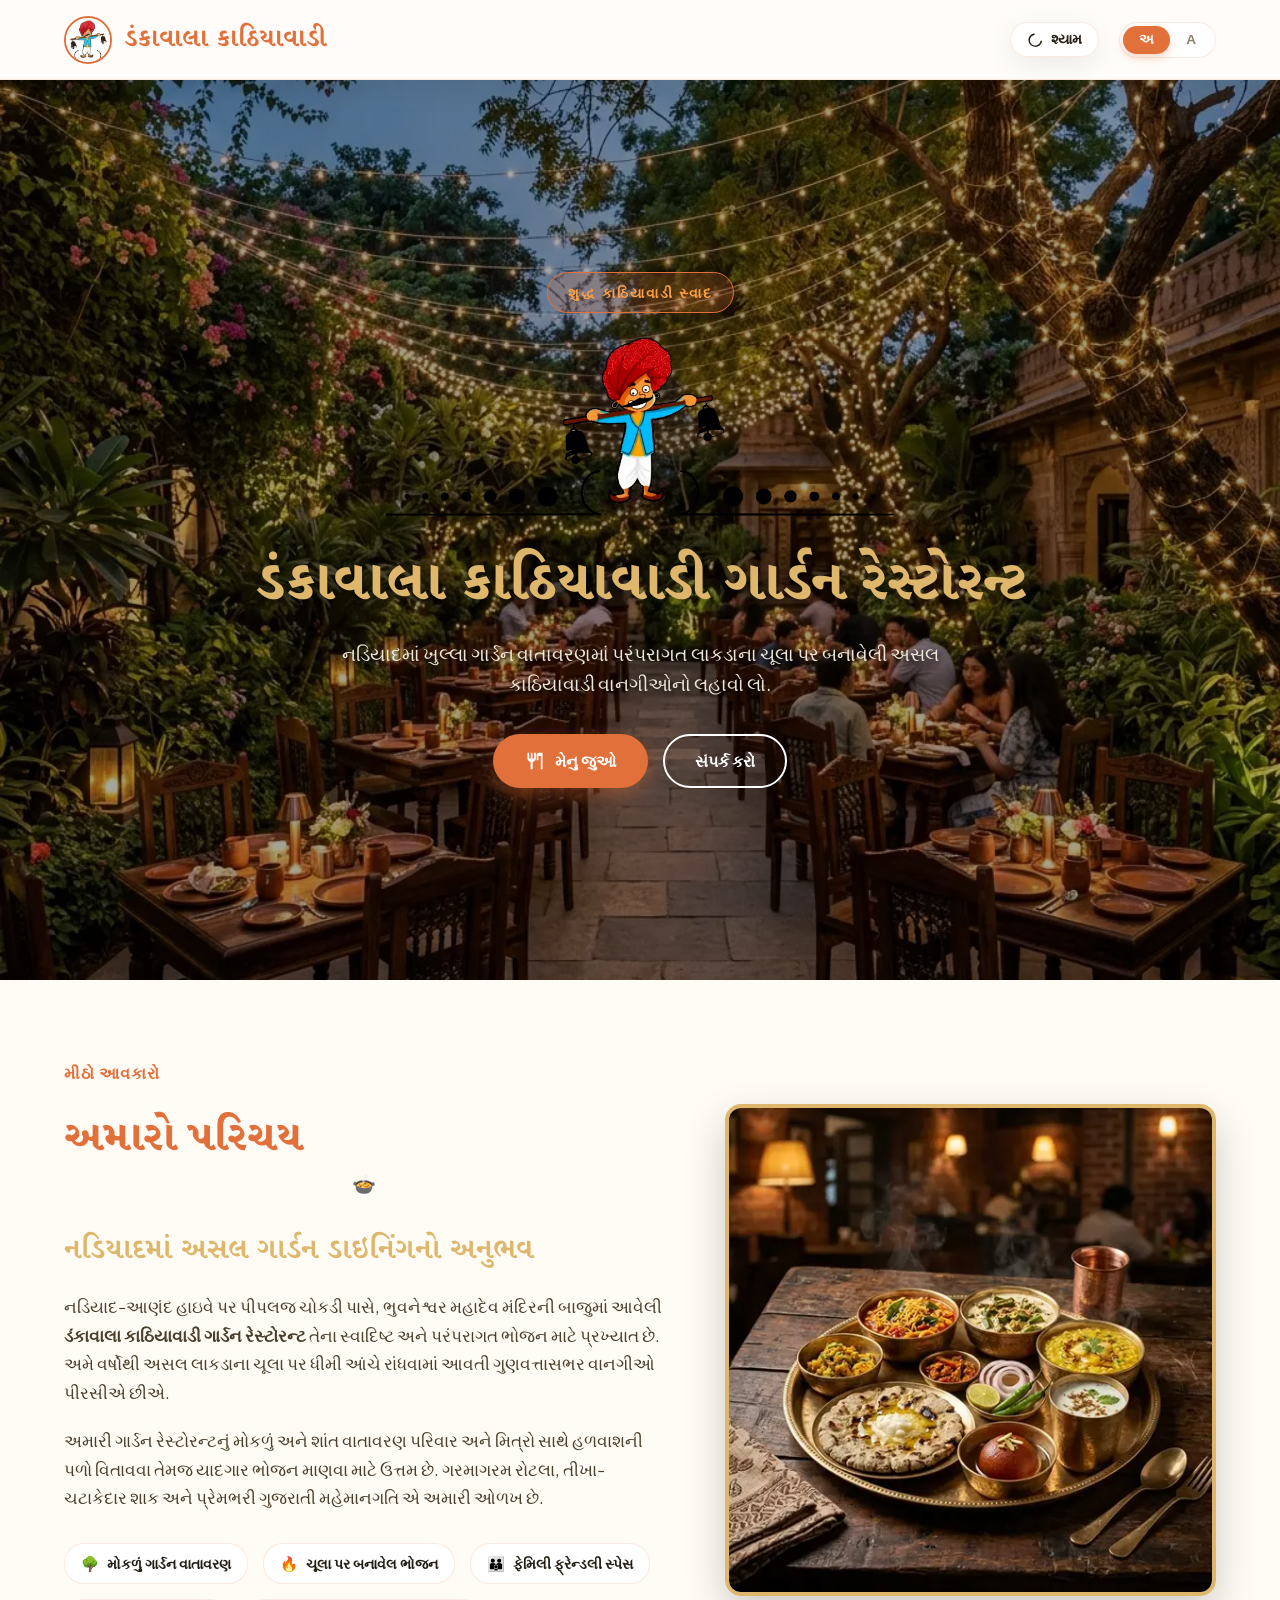
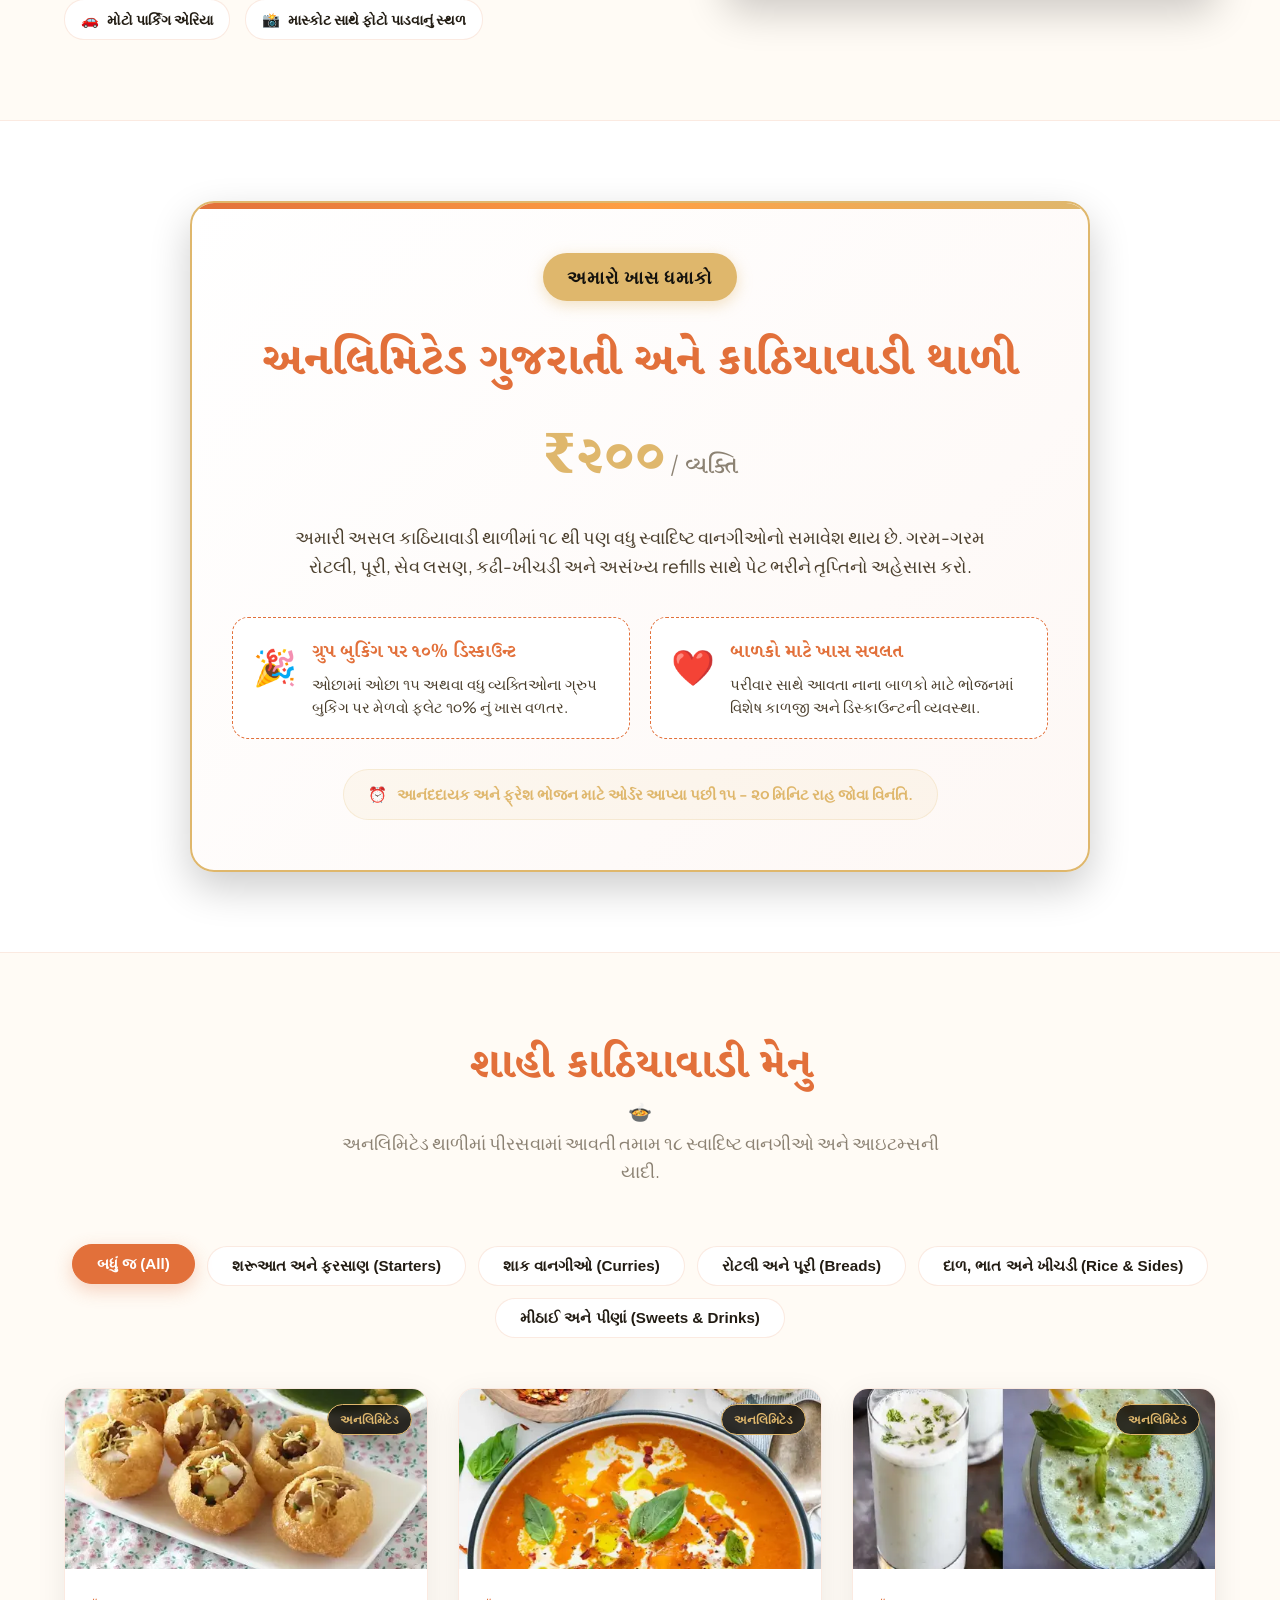
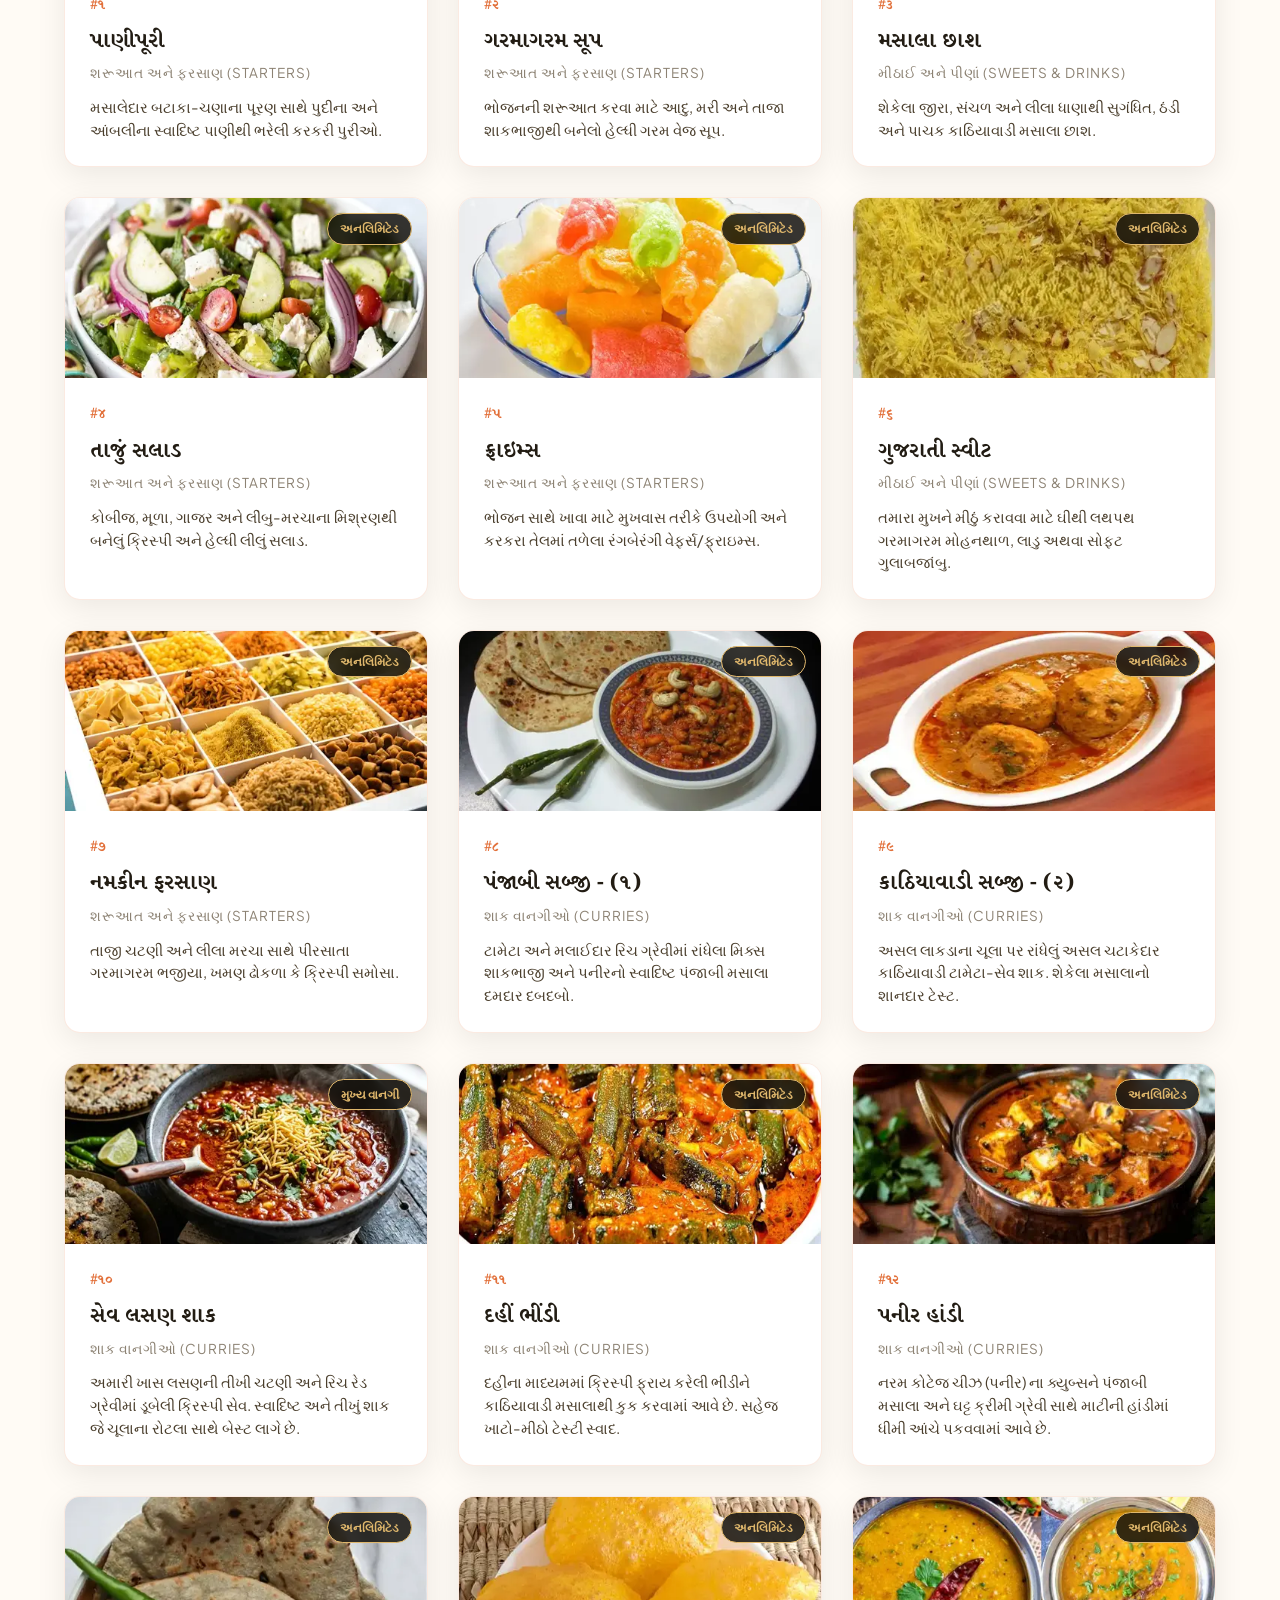
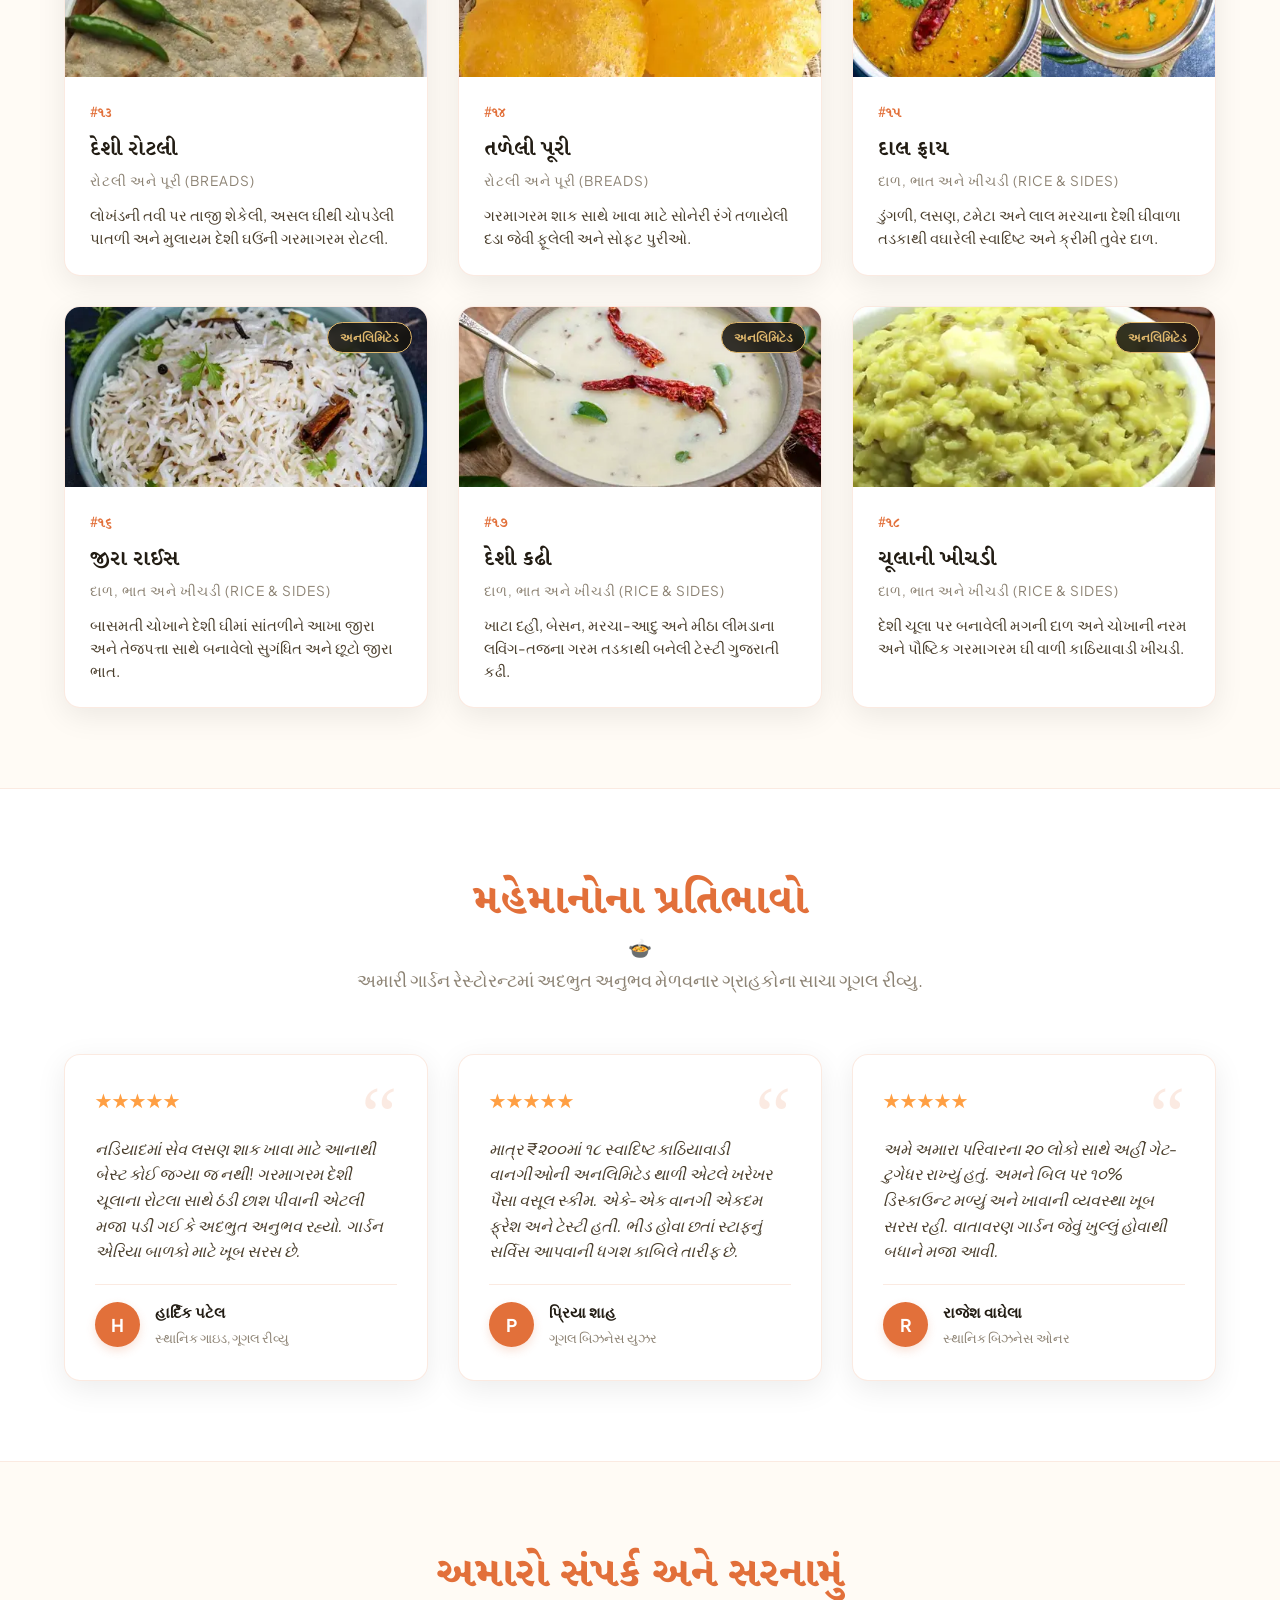
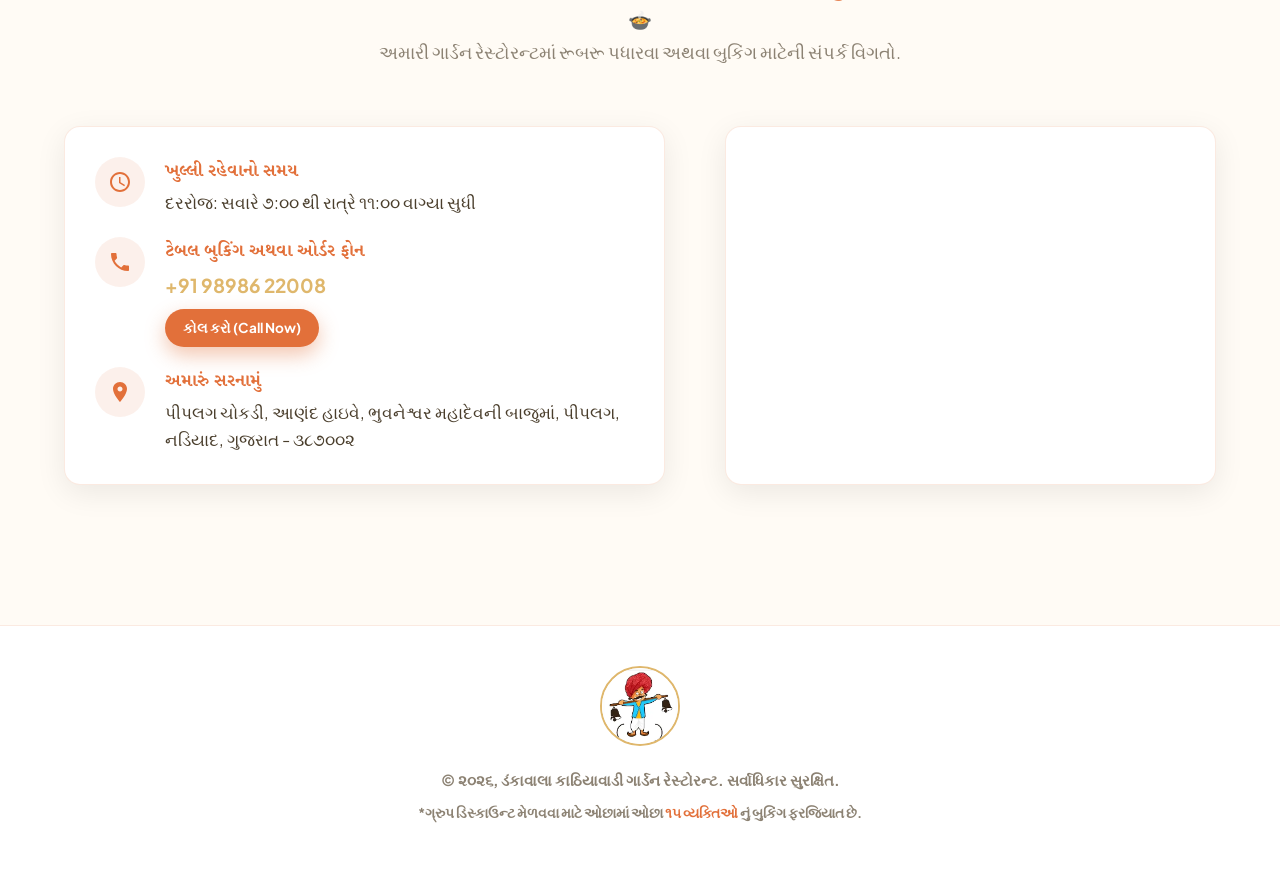
<file: pages/index.html>
<!DOCTYPE html>
<html lang="gu" class="theme-dark">

<head>
    <meta charset="utf-8">
    <meta http-equiv="x-ua-compatible" content="ie=edge">
    <meta name="viewport" content="width=device-width, initial-scale=1">

    <meta name="author" content="Mitul Vaghamshi">
    <meta name="description" content="Dankawala Kathiyawadi Garden Restaurant Nadiad. Premium open-air dining serving authentic, wood-fired Kathiyawadi cuisine & unlimited Gujarati Thali for ₹200.">
    <meta name="keywords" content="Dankawala, Kathiyawadi, Restaurant, Nadiad, Menu, Gujarati Food, Garden Restaurant, Unlimited Gujarati Thali, Piplag">

    <!-- Open Graph / Facebook -->
    <meta property="og:type" content="website">
    <meta property="og:title" content="Dankawala Kathiyawadi Garden Restaurant - Nadiad">
    <meta property="og:site_name" content="Dankawala Kathiyawadi Garden Restaurant">
    <meta property="og:description" content="Authentic wood-fired Kathiyawadi cuisine & Unlimited Gujarati Thali at ₹200. Open-air garden dining in Nadiad, Gujarat.">
    <meta property="og:url" content="https://mitulvaghamshi.github.io/dankawala/">
    <meta property="og:image" content="https://mitulvaghamshi.github.io/dankawala/img/icon.webp">
    <meta property="og:image:type" content="image/webp">
    <meta property="og:image:width" content="265">
    <meta property="og:image:height" content="265">

    <link href="https://mitulvaghamshi.github.io/dankawala" rel="canonical">

    <meta name="mobile-web-app-capable" content="yes">
    <meta name="apple-mobile-web-app-title" content="Dankawala">
    <link rel="apple-touch-icon" type="image/webp" href="img/icon.webp">

    <link rel="icon" type="image/webp" href="img/icon.webp">
    <link rel="shortcut icon" type="image/webp" href="img/icon.webp">

    <title>Dankawala - Kathiyawadi Garden Restaurant Menu & Info</title>

    <!-- CSS -->
    <link rel="stylesheet" href="style.css">

    <!-- Twitter Card -->
    <meta name="twitter:card" content="summary_large_image">
    <meta name="twitter:title" content="Dankawala - Kathiyawadi Garden Restaurant Menu">
    <meta name="twitter:description" content="Authentic Kathiyawadi Garden Restaurant Menu. Unlimited Gujarati Thali at ₹200.">
    <meta name="twitter:image" content="https://mitulvaghamshi.github.io/dankawala/img/icon.webp">

    <!-- Preconnect & Fonts -->
    <link rel="preconnect" href="https://fonts.googleapis.com">
    <link rel="preconnect" href="https://fonts.gstatic.com" crossorigin>
    <link href="https://fonts.googleapis.com/css2?family=Cinzel+Decorative:wght@700&family=Noto+Sans+Gujarati:wght@300;400;600;700&family=Noto+Serif+Gujarati:wght@600;800&family=Playfair+Display:ital,wght@0,600;0,800;1,400&family=Plus+Jakarta+Sans:wght@300;400;500;600;700&display=swap" rel="stylesheet">

    <!-- JSON-LD Structured Data -->
    <script type="application/ld+json">
    {
      "@context": "https://schema.org",
      "@type": "Restaurant",
      "name": "Dankawala Kathiyawadi Garden Restaurant",
      "image": "https://mitulvaghamshi.github.io/dankawala/img/icon.webp",
      "url": "https://mitulvaghamshi.github.io/dankawala/",
      "servesCuisine": "Kathiyawadi, Gujarati, Indian",
      "priceRange": "₹200",
      "description": "Authentic wood-fired Kathiyawadi cuisine & Unlimited Gujarati Thali in an open-air garden setting in Nadiad, Gujarat.",
      "telephone": "+91 98986 22008",
      "address": {
        "@type": "PostalAddress",
        "streetAddress": "Anand Highway, near Bhuwaneshwar Mahadev, Piplag",
        "addressLocality": "Nadiad",
        "addressRegion": "Gujarat",
        "postalCode": "387002",
        "addressCountry": "IN"
      },
      "geo": {
        "@type": "GeoCoordinates",
        "latitude": "22.6685",
        "longitude": "72.8872"
      },
      "openingHoursSpecification": {
        "@type": "OpeningHoursSpecification",
        "dayOfWeek": [
          "Monday",
          "Tuesday",
          "Wednesday",
          "Thursday",
          "Friday",
          "Saturday",
          "Sunday"
        ],
        "opens": "07:00",
        "closes": "23:00"
      },
      "potentialAction": {
        "@type": "ViewAction",
        "target": "https://mitulvaghamshi.github.io/dankawala/"
      }
    }
    </script>
</head>

<body>
    <!-- Top Navigation -->
    <nav class="nav-bar">
        <a href="#" class="nav-logo" id="nav-logo-link">
            <img src="img/icon.webp" alt="Dankawala Logo">
            <span id="nav-logo-text">ડંકાવાલા કાઠિયાવાડી</span>
        </a>
        <div class="nav-controls">
            <!-- Theme Toggle Button -->
            <button class="toggle-btn" id="theme-toggle" aria-label="Toggle Theme">
                <svg id="theme-sun-icon" viewBox="0 0 24 24" style="display:none;">
                    <path d="M12 7c-2.76 0-5 2.24-5 5s2.24 5 5 5 5-2.24 5-5-2.24-5-5-5zM2 13h2c.55 0 1-.45 1-1s-.45-1-1-1H2c-.55 0-1 .45-1 1s.45 1 1 1zm18 0h2c.55 0 1-.45 1-1s-.45-1-1-1h-2c-.55 0-1 .45-1 1s.45 1 1 1zM11 2v2c0 .55.45 1 1 1s1-.45 1-1V2c0-.55-.45-1-1-1s-1 .45-1 1zm0 18v2c0 .55.45 1 1 1s1-.45 1-1v-2c0-.55-.45-1-1-1s-1 .45-1 1zM5.99 4.58c-.39-.39-1.03-.39-1.41 0s-.39 1.03 0 1.41l1.06 1.06c.39.39 1.03.39 1.41 0s.39-1.03 0-1.41L5.99 4.58zm12.37 12.37c-.39-.39-1.03-.39-1.41 0s-.39 1.03 0 1.41l1.06 1.06c.39.39 1.03.39 1.41 0s.39-1.03 0-1.41l-1.06-1.06zm1.06-10.96c-.39-.39-1.03-.39-1.41 0l-1.06 1.06c-.39.39-.39 1.03 0 1.41s1.03.39 1.41 0l1.06-1.06c.39-.38.39-1.03 0-1.41zM7.05 18.01l-1.06 1.06c-.39.39-.39 1.03 0 1.41s1.03.39 1.41 0l1.06-1.06c.39-.39.39-1.03 0-1.41s-1.03-.39-1.41 0z" />
                </svg>
                <svg id="theme-moon-icon" viewBox="0 0 24 24">
                    <path d="M12.3 22h-.1c-5.5 0-10-4.5-10-10 0-4.8 3.5-8.9 8.2-9.8.6-.1 1.2.3 1.3.9.1.6-.3 1.2-.9 1.3-3.7.7-6.4 4-6.4 7.8 0 4.4 3.6 8 8 8 3.8 0 7.1-2.7 7.8-6.4.1-.6.7-1 1.3-.9.6.1 1 .7.9 1.3-.9 4.7-5 8.2-9.8 8.2z" />
                </svg>
                <span class="theme-mode-text" id="theme-toggle-text">શ્વેત</span>
            </button>

            <!-- Language Toggle Switcher -->
            <div class="lang-switch-wrapper">
                <button class="lang-option active" id="lang-gu" onclick="setLanguage('gu')">અ</button>
                <button class="lang-option" id="lang-en" onclick="setLanguage('en')">A</button>
            </div>
        </div>
    </nav>

    <!-- Hero Banner -->
    <header class="hero-section" id="home">
        <div class="hero-content">
            <span class="hero-badge" id="hero-badge-text">શુદ્ધ કાઠિયાવાડી સ્વાદ</span>
            <img class="hero-logo-img" src="img/logo.dark.webp" alt="Dankawala Gold Logo" id="hero-logo">
            <h1 class="hero-title" id="hero-main-title">ડંકાવાલા કાઠિયાવાડી ગાર્ડન રેસ્ટોરન્ટ</h1>
            <p class="hero-desc" id="hero-main-desc">નડિયાદમાં ખુલ્લા ગાર્ડન વાતાવરણમાં પરંપરાગત લાકડાના ચૂલા પર બનાવેલી અસલ કાઠિયાવાડી વાનગીઓનો લહાવો લો.</p>
            <div class="hero-cta">
                <a href="#menu" class="btn-primary" id="hero-btn-menu">
                    <svg viewBox="0 0 24 24" width="20" height="20" fill="currentColor">
                        <path d="M11 9H9V2H7v7H5V2H3v7c0 2.12 1.66 3.84 3.75 3.97V22h2.5v-9.03C11.34 12.84 13 11.12 13 9V2h-2v7zm5-3h3v16h2V2h-5c-1.1 0-2 .9-2 2v7h2V6z" />
                    </svg>
                    મેનુ જુઓ
                </a>
                <a href="#contact" class="btn-secondary" id="hero-btn-contact">સંપર્ક કરો</a>
            </div>
        </div>
    </header>

    <!-- Our Story Section -->
    <section class="container" id="story">
        <div class="about-grid">
            <div class="about-text">
                <span style="color: var(--terracotta); font-weight: 700; text-transform: uppercase; letter-spacing: 1px;" id="story-sub">મીઠો આવકારો</span>
                <h2 class="section-title" style="text-align: left; margin-bottom: 20px;" id="story-title">અમારો પરિચય</h2>
                <h3 id="story-subtitle">નડિયાદમાં અસલ ગાર્ડન ડાઇનિંગનો અનુભવ</h3>
                <p id="story-p1">નડિયાદ-આણંદ હાઇવે પર પીપલજ ચોકડી પાસે, ભુવનેશ્વર મહાદેવ મંદિરની બાજુમાં આવેલી <strong>ડંકાવાલા કાઠિયાવાડી ગાર્ડન રેસ્ટોરન્ટ</strong> તેના સ્વાદિષ્ટ અને પરંપરાગત ભોજન માટે પ્રખ્યાત છે. અમે વર્ષોથી અસલ લાકડાના ચૂલા પર ધીમી આંચે રાંધવામાં આવતી ગુણવત્તાસભર વાનગીઓ પીરસીએ છીએ.</p>
                <p id="story-p2">અમારી ગાર્ડન રેસ્ટોરન્ટનું મોકળું અને શાંત વાતાવરણ પરિવાર અને મિત્રો સાથે હળવાશની પળો વિતાવવા તેમજ યાદગાર ભોજન માણવા માટે ઉત્તમ છે. ગરમાગરમ રોટલા, તીખા-ચટાકેદાર શાક અને પ્રેમભરી ગુજરાતી મહેમાનગતિ એ અમારી ઓળખ છે.</p>
                <div class="about-features">
                    <div class="feature-tag">🌳 <span id="feat-1">મોકળું ગાર્ડન વાતાવરણ</span></div>
                    <div class="feature-tag">🔥 <span id="feat-2">ચૂલા પર બનાવેલ ભોજન</span></div>
                    <div class="feature-tag">👪 <span id="feat-3">ફેમિલી ફ્રેન્ડલી સ્પેસ</span></div>
                    <div class="feature-tag">🚗 <span id="feat-4">મોટો પાર્કિંગ એરિયા</span></div>
                    <div class="feature-tag">📸 <span id="feat-5">માસ્કોટ સાથે ફોટો પાડવાનું સ્થળ</span></div>
                </div>
            </div>
            <div class="about-image">
                <img src="img/hero.webp" alt="Steaming Kathiyawadi Thali at Dankawala">
            </div>
        </div>
    </section>

    <!-- Unlimited Thali Showcase Banner -->
    <section class="thali-showcase-section" id="thali-offer">
        <div class="container">
            <div class="thali-container">
                <span class="thali-badge" id="thali-badge-text">અમારો ખાસ ધમાકો</span>
                <h2 class="thali-title" id="thali-title-text">અનલિમિટેડ ગુજરાતી અને કાઠિયાવાડી થાળી</h2>
                <div class="thali-price">
                    <span id="thali-currency">₹</span><span class="small" id="thali-per-person">/ વ્યક્તિ</span>
                </div>
                <p class="thali-desc" id="thali-desc-text">અમારી અસલ કાઠિયાવાડી થાળીમાં ૧૮ થી પણ વધુ સ્વાદિષ્ટ વાનગીઓનો સમાવેશ થાય છે. ગરમ-ગરમ રોટલી, પૂરી, સેવ લસણ, કઢી-ખીચડી અને અસંખ્યrefills સાથે પેટ ભરીને તૃપ્તિનો અહેસાસ કરો.</p>

                <div class="thali-promo-grid">
                    <div class="promo-item">
                        <span class="promo-icon">🎉</span>
                        <div class="promo-text">
                            <h4 id="promo1-title">ગ્રુપ બુકિંગ પર ૧૦% ડિસ્કાઉન્ટ</h4>
                            <p id="promo1-desc">ઓછામાં ઓછા ૧૫ અથવા વધુ વ્યક્તિઓના ગ્રુપ બુકિંગ પર મેળવો ફ્લેટ ૧૦% નું ખાસ વળતર.</p>
                        </div>
                    </div>
                    <div class="promo-item">
                        <span class="promo-icon">❤️</span>
                        <div class="promo-text">
                            <h4 id="promo2-title">બાળકો માટે ખાસ સવલત</h4>
                            <p id="promo2-desc">પરીવાર સાથે આવતા નાના બાળકો માટે ભોજનમાં વિશેષ કાળજી અને ડિસ્કાઉન્ટની વ્યવસ્થા.</p>
                        </div>
                    </div>
                </div>

                <div class="wait-notice">
                    ⏰ <span id="thali-wait-text">આનંદદાયક અને ફ્રેશ ભોજન માટે ઓર્ડર આપ્યા પછી ૧૫ - ૨૦ મિનિટ રાહ જોવા વિનંતિ.</span>
                </div>
            </div>
        </div>
    </section>

    <!-- The Restaurant Menu Section -->
    <section class="container" id="menu">
        <div class="section-header">
            <h2 class="section-title" id="menu-section-title">શાહી કાઠિયાવાડી મેનુ</h2>
            <p class="section-desc" id="menu-section-desc">અનલિમિટેડ થાળીમાં પીરસવામાં આવતી તમામ ૧૮ સ્વાદિષ્ટ વાનગીઓ અને આઇટમ્સની યાદી.</p>
        </div>

        <!-- Filter buttons to dynamically sort elements -->
        <div class="menu-filters">
            <button class="filter-btn active" onclick="filterMenu('all', this)" id="filter-all">બધું જ (All)</button>
            <button class="filter-btn" onclick="filterMenu('starters', this)" id="filter-starters">શરૂઆત અને ફરસાણ (Starters)</button>
            <button class="filter-btn" onclick="filterMenu('curries', this)" id="filter-curries">શાક વાનગીઓ (Curries)</button>
            <button class="filter-btn" onclick="filterMenu('breads', this)" id="filter-breads">રોટલી અને પૂરી (Breads)</button>
            <button class="filter-btn" onclick="filterMenu('sides', this)" id="filter-sides">દાળ, ભાત અને ખીચડી (Rice & Sides)</button>
            <button class="filter-btn" onclick="filterMenu('drinks', this)" id="filter-drinks">મીઠાઈ અને પીણાં (Sweets & Drinks)</button>
        </div>

        <!-- Menu Cards Grid -->
        <div class="menu-grid" id="menu-cards-container">
            <!-- Dynamic items will be controlled/injected by JS but written statically here for SEO -->

            <!-- Item 1: Panipuri -->
            <div class="menu-card fade-in-card" id="menu-card-1" data-category="starters">
                <div class="menu-card-img">
                    <img id="menu-card-img-1" src="items/1.Panipuri.webp" alt="Panipuri (પાણીપૂરી)">
                    <span class="menu-card-badge" id="badge-item-1">Unlimited</span>
                </div>
                <div class="menu-card-details">
                    <span class="menu-card-num" id="menu-card-num-1">#૧</span>
                    <h3 class="menu-card-title" id="title-item-1">પાણીપૂરી</h3>
                    <span class="menu-card-eng" id="eng-item-1">Panipuri</span>
                    <p class="menu-card-desc" id="desc-item-1">મસાલેદાર બટાકા-ચણાના પૂરણ સાથે પુદીના અને આંબલીના સ્વાદિષ્ટ પાણીથી ભરેલી કરકરી પુરીઓ.</p>
                </div>
            </div>

            <!-- Item 2: Soup -->
            <div class="menu-card fade-in-card" id="menu-card-2" data-category="starters">
                <div class="menu-card-img">
                    <img id="menu-card-img-2" src="items/2.Hot Vegetable Soup.webp" alt="Hot Vegetable Soup (ગરમાગરમ સૂપ)">
                    <span class="menu-card-badge" id="badge-item-2">Unlimited</span>
                </div>
                <div class="menu-card-details">
                    <span class="menu-card-num" id="menu-card-num-2">#૨</span>
                    <h3 class="menu-card-title" id="title-item-2">ગરમાગરમ સૂપ</h3>
                    <span class="menu-card-eng" id="eng-item-2">Hot Vegetable Soup</span>
                    <p class="menu-card-desc" id="desc-item-2">ભોજનની શરૂઆત કરવા માટે આદુ, મરી અને તાજા શાકભાજીથી બનેલો હેલ્ધી ગરમ વેજ સૂપ.</p>
                </div>
            </div>

            <!-- Item 3: Chaas -->
            <div class="menu-card fade-in-card" id="menu-card-3" data-category="sweets-drinks">
                <div class="menu-card-img">
                    <img id="menu-card-img-3" src="items/3.Masala Buttermilk.webp" alt="Masala Buttermilk (મસાલા છાશ)">
                    <span class="menu-card-badge" id="badge-item-3">Unlimited</span>
                </div>
                <div class="menu-card-details">
                    <span class="menu-card-num" id="menu-card-num-3">#૩</span>
                    <h3 class="menu-card-title" id="title-item-3">મસાલા છાશ</h3>
                    <span class="menu-card-eng" id="eng-item-3">Masala Buttermilk</span>
                    <p class="menu-card-desc" id="desc-item-3">શેકેલા જીરા, સંચળ અને લીલા ધાણાથી સુગંધિત, ઠંડી અને પાચક કાઠિયાવાડી મસાલા છાશ.</p>
                </div>
            </div>

            <!-- Item 4: Salad -->
            <div class="menu-card fade-in-card" id="menu-card-4" data-category="starters">
                <div class="menu-card-img">
                    <img id="menu-card-img-4" src="items/4.Fresh Green Salad.webp" alt="Fresh Green Salad (તાજું સલાડ)">
                    <span class="menu-card-badge" id="badge-item-4">Unlimited</span>
                </div>
                <div class="menu-card-details">
                    <span class="menu-card-num" id="menu-card-num-4">#૪</span>
                    <h3 class="menu-card-title" id="title-item-4">તાજું સલાડ</h3>
                    <span class="menu-card-eng" id="eng-item-4">Fresh Green Salad</span>
                    <p class="menu-card-desc" id="desc-item-4">કોબીજ, મૂળા, ગાજર અને લીંબુ-મરચાના મિશ્રણથી બનેલું ક્રિસ્પી અને હેલ્ધી લીલું સલાડ.</p>
                </div>
            </div>

            <!-- Item 5: Fryms -->
            <div class="menu-card fade-in-card" id="menu-card-5" data-category="starters">
                <div class="menu-card-img">
                    <img id="menu-card-img-5" src="items/5.Crunchy Fryms.webp" alt="Crunchy Fryms (ફ્રાઇમ્સ)">
                    <span class="menu-card-badge" id="badge-item-5">Unlimited</span>
                </div>
                <div class="menu-card-details">
                    <span class="menu-card-num" id="menu-card-num-5">#૫</span>
                    <h3 class="menu-card-title" id="title-item-5">ફ્રાઇમ્સ</h3>
                    <span class="menu-card-eng" id="eng-item-5">Fryms & Papad</span>
                    <p class="menu-card-desc" id="desc-item-5">ભોજન સાથે ખાવા માટે મુખવાસ તરીકે ઉપયોગી અને કરકરા તેલમાં તળેલા રંગબેરંગી વેફર્સ/ફ્રાઇમ્સ.</p>
                </div>
            </div>

            <!-- Item 6: Sweet -->
            <div class="menu-card fade-in-card" id="menu-card-6" data-category="sweets-drinks">
                <div class="menu-card-img">
                    <img id="menu-card-img-6" src="items/6.Gujarati Sweet.webp" alt="Gujarati Sweet (ગુજરાતી સ્વીટ)">
                    <span class="menu-card-badge" id="badge-item-6">Unlimited</span>
                </div>
                <div class="menu-card-details">
                    <span class="menu-card-num" id="menu-card-num-6">#૬</span>
                    <h3 class="menu-card-title" id="title-item-6">ગુજરાતી સ્વીટ</h3>
                    <span class="menu-card-eng" id="eng-item-6">Traditional Sweet</span>
                    <p class="menu-card-desc" id="desc-item-6">તમારા મુખને મીઠું કરાવવા માટે ઘીથી લથપથ ગરમાગરમ મોહનથાળ, લાડુ અથવા સોફ્ટ ગુલાબજાંબુ.</p>
                </div>
            </div>

            <!-- Item 7: Farsan -->
            <div class="menu-card fade-in-card" id="menu-card-7" data-category="starters">
                <div class="menu-card-img">
                    <img id="menu-card-img-7" src="items/7.Namkeen Farsan.webp" alt="Namkeen Farsan (નમકીન ફરસાણ)">
                    <span class="menu-card-badge" id="badge-item-7">Unlimited</span>
                </div>
                <div class="menu-card-details">
                    <span class="menu-card-num" id="menu-card-num-7">#૭</span>
                    <h3 class="menu-card-title" id="title-item-7">નમકીન ફરસાણ</h3>
                    <span class="menu-card-eng" id="eng-item-7">Traditional Farsan</span>
                    <p class="menu-card-desc" id="desc-item-7">તાજી ચટણી અને લીલા મરચા સાથે પીરસાતા ગરમાગરમ ભજીયા, ખમણ ઢોકળા કે ક્રિસ્પી સમોસા.</p>
                </div>
            </div>

            <!-- Item 8: Punjabi Subji 1 -->
            <div class="menu-card fade-in-card" id="menu-card-8" data-category="curries">
                <div class="menu-card-img">
                    <img id="menu-card-img-8" src="items/8.Punjabi Subji (1).webp" alt="Punjabi Subji (1) (પંજાબી સબ્જી - (૧))">
                    <span class="menu-card-badge" id="badge-item-8">Unlimited</span>
                </div>
                <div class="menu-card-details">
                    <span class="menu-card-num" id="menu-card-num-8">#૮</span>
                    <h3 class="menu-card-title" id="title-item-8">પંજાબી સબ્જી - (૧)</h3>
                    <span class="menu-card-eng" id="eng-item-8">Veg Makhanwala</span>
                    <p class="menu-card-desc" id="desc-item-8">ટામેટા અને મલાઈદાર રિચ ગ્રેવીમાં રાંધેલા મિક્સ શાકભાજી અને પનીરનો સ્વાદિષ્ટ પંજાબી મસાલા દમદાર દબદબો.</p>
                </div>
            </div>

            <!-- Item 9: Kathiyawadi Subji 2 -->
            <div class="menu-card fade-in-card" id="menu-card-9" data-category="curries">
                <div class="menu-card-img">
                    <img id="menu-card-img-9" src="items/9.Kathiyawadi Subji (2).webp" alt="Kathiyawadi Subji (2) (કાઠિયાવાડી સબ્જી - (૨))">
                    <span class="menu-card-badge" id="badge-item-9">Unlimited</span>
                </div>
                <div class="menu-card-details">
                    <span class="menu-card-num" id="menu-card-num-9">#૯</span>
                    <h3 class="menu-card-title" id="title-item-9">કાઠિયાવાડી સબ્જી - (૨)</h3>
                    <span class="menu-card-eng" id="eng-item-9">Sev Tameta Nu Shaak</span>
                    <p class="menu-card-desc" id="desc-item-9">શેકેલા મસાલા અને લાલ ટમેટાની ગ્રેવીમાં તીખા સેવ નાખી ચૂલા પર રાંધેલું અસલ ચટાકેદાર કાઠિયાવાડી ટામેટા-સેવ શાક.</p>
                </div>
            </div>

            <!-- Item 10: Sev Lasan -->
            <div class="menu-card fade-in-card" id="menu-card-10" data-category="curries">
                <div class="menu-card-img">
                    <img id="menu-card-img-10" src="items/10.Sev Lasan Curry.webp" alt="Sev Lasan Curry (સેવ લસણ શાક)">
                    <span class="menu-card-badge" id="badge-item-10">Signature</span>
                </div>
                <div class="menu-card-details">
                    <span class="menu-card-num" id="menu-card-num-10">#૧૦</span>
                    <h3 class="menu-card-title" id="title-item-10">સેવ લસણ શાક</h3>
                    <span class="menu-card-eng" id="eng-item-10">Sev Lasan Curry</span>
                    <p class="menu-card-desc" id="desc-item-10">અમારી ખાસ લસણની તીખી ચટણી અને રિચ રેડ ગ્રેવીમાં ડૂબેલી ક્રિસ્પી સેવ. સ્વાદિષ્ટ અને તીખું શાક જે ચૂલાના રોટલા સાથે બેસ્ટ લાગે છે.</p>
                </div>
            </div>

            <!-- Item 11: Dahi Bhindi -->
            <div class="menu-card fade-in-card" id="menu-card-11" data-category="curries">
                <div class="menu-card-img">
                    <img id="menu-card-img-11" src="items/11.Dahi Bhindi.webp" alt="Dahi Bhindi (દહીં ભીંડી)">
                    <span class="menu-card-badge" id="badge-item-11">Unlimited</span>
                </div>
                <div class="menu-card-details">
                    <span class="menu-card-num" id="menu-card-num-11">#૧૧</span>
                    <h3 class="menu-card-title" id="title-item-11">દહીં ભીંડી</h3>
                    <span class="menu-card-eng" id="eng-item-11">Dahi Bhindi</span>
                    <p class="menu-card-desc" id="desc-item-11">દહીંના માધ્યમમાં ક્રિસ્પી ફ્રાય કરેલી ભીંડીને કાઠિયાવાડી મસાલાથી કુક કરવામાં આવે છે. સહેજ ખાટો-મીઠો ટેસ્ટી સ્વાદ.</p>
                </div>
            </div>

            <!-- Item 12: Paneer Handi -->
            <div class="menu-card fade-in-card" id="menu-card-12" data-category="curries">
                <div class="menu-card-img">
                    <img id="menu-card-img-12" src="items/12.Paneer Handi.webp" alt="Paneer Handi (પનીર હાંડી)">
                    <span class="menu-card-badge" id="badge-item-12">Unlimited</span>
                </div>
                <div class="menu-card-details">
                    <span class="menu-card-num" id="menu-card-num-12">#૧૨</span>
                    <h3 class="menu-card-title" id="title-item-12">પનીર હાંડી</h3>
                    <span class="menu-card-eng" id="eng-item-12">Paneer Handi</span>
                    <p class="menu-card-desc" id="desc-item-12">નરમ કોટેજ ચીઝ (પનીર) ના ક્યુબ્સને પંજાબી મસાલા અને ઘટ્ટ ક્રીમી ગ્રેવી સાથે માટીની હાંડીમાં ધીમી આંચે પકવવામાં આવે છે.</p>
                </div>
            </div>

            <!-- Item 13: Rotli -->
            <div class="menu-card fade-in-card" id="menu-card-13" data-category="breads">
                <div class="menu-card-img">
                    <img id="menu-card-img-13" src="items/13.Ghee Wheat Rotli.webp" alt="Ghee Wheat Rotli (દેશી રોટલી)">
                    <span class="menu-card-badge" id="badge-item-13">Unlimited</span>
                </div>
                <div class="menu-card-details">
                    <span class="menu-card-num" id="menu-card-num-13">#૧૩</span>
                    <h3 class="menu-card-title" id="title-item-13">દેશી રોટલી</h3>
                    <span class="menu-card-eng" id="eng-item-13">Hot Wheat Rotli</span>
                    <p class="menu-card-desc" id="desc-item-13">લોખંડની તવી પર તાજી શેકેલી, અસલ ઘીથી ચોપડેલી પાતળી અને મુલાયમ દેશી ઘઉંની ગરમાગરમ રોટલી.</p>
                </div>
            </div>

            <!-- Item 14: Puri -->
            <div class="menu-card fade-in-card" id="menu-card-14" data-category="breads">
                <div class="menu-card-img">
                    <img id="menu-card-img-14" src="items/14.Puffed Puri.webp" alt="Puffed Puri (તળેલી પૂરી)">
                    <span class="menu-card-badge" id="badge-item-14">Unlimited</span>
                </div>
                <div class="menu-card-details">
                    <span class="menu-card-num" id="menu-card-num-14">#૧૪</span>
                    <h3 class="menu-card-title" id="title-item-14">તળેલી પૂરી</h3>
                    <span class="menu-card-eng" id="eng-item-14">Fluffy Puris</span>
                    <p class="menu-card-desc" id="desc-item-14">ગરમાગરમ શાક સાથે ખાવા માટે સોનેરી રંગે તળાયેલી દડા જેવી ફૂલેલી અને સોફ્ટ પુરીઓ.</p>
                </div>
            </div>

            <!-- Item 15: Dal Fry -->
            <div class="menu-card fade-in-card" id="menu-card-15" data-category="sides">
                <div class="menu-card-img">
                    <img id="menu-card-img-15" src="items/15.Dal Fry.webp" alt="Dal Fry (દાલ ફ્રાય)">
                    <span class="menu-card-badge" id="badge-item-15">Unlimited</span>
                </div>
                <div class="menu-card-details">
                    <span class="menu-card-num" id="menu-card-num-15">#૧૫</span>
                    <h3 class="menu-card-title" id="title-item-15">દાલ ફ્રાય</h3>
                    <span class="menu-card-eng" id="eng-item-15">Dal Fry</span>
                    <p class="menu-card-desc" id="desc-item-15">ડુંગળી, લસણ, ટમેટા અને લાલ મરચાના દેશી ઘીવાળા તડકાથી વઘારેલી સ્વાદિષ્ટ અને ક્રીમી તુવેર દાળ.</p>
                </div>
            </div>

            <!-- Item 16: Jeera Rice -->
            <div class="menu-card fade-in-card" id="menu-card-16" data-category="sides">
                <div class="menu-card-img">
                    <img id="menu-card-img-16" src="items/16.Jeera Basmati Rice.webp" alt="Jeera Basmati Rice (જીરા રાઈસ)">
                    <span class="menu-card-badge" id="badge-item-16">Unlimited</span>
                </div>
                <div class="menu-card-details">
                    <span class="menu-card-num" id="menu-card-num-16">#૧૬</span>
                    <h3 class="menu-card-title" id="title-item-16">જીરા રાઈસ</h3>
                    <span class="menu-card-eng" id="eng-item-16">Jeera Rice</span>
                    <p class="menu-card-desc" id="desc-item-16">બાસમતી ચોખાને દેશી ઘીમાં સાંતળીને આખા જીરા અને તેજપત્તા સાથે બનાવેલો સુગંધિત અને છૂટો જીરા ભાત.</p>
                </div>
            </div>

            <!-- Item 17: Kadhi -->
            <div class="menu-card fade-in-card" id="menu-card-17" data-category="sides">
                <div class="menu-card-img">
                    <img id="menu-card-img-17" src="items/17.Traditional Kadhi.webp" alt="Traditional Kadhi (દેશી કઢી)">
                    <span class="menu-card-badge" id="badge-item-17">Unlimited</span>
                </div>
                <div class="menu-card-details">
                    <span class="menu-card-num" id="menu-card-num-17">#૧૭</span>
                    <h3 class="menu-card-title" id="title-item-17">દેશી કઢી</h3>
                    <span class="menu-card-eng" id="eng-item-17">Gujarati Kadhi</span>
                    <p class="menu-card-desc" id="desc-item-17">ખાટા દહીં, બેસન, મરચા-આદુ અને મીઠા લીમડાના લવિંગ-તજના ગરમ તડકાથી બનેલી ટેસ્ટી ગુજરાતી કઢી.</p>
                </div>
            </div>

            <!-- Item 18: Khichdi -->
            <div class="menu-card fade-in-card" id="menu-card-18" data-category="sides">
                <div class="menu-card-img">
                    <img id="menu-card-img-18" src="items/18.Woodfired Khichdi.webp" alt="Woodfired Khichdi (ચૂલાની ખીચડી)">
                    <span class="menu-card-badge" id="badge-item-18">Unlimited</span>
                </div>
                <div class="menu-card-details">
                    <span class="menu-card-num" id="menu-card-num-18">#૧૮</span>
                    <h3 class="menu-card-title" id="title-item-18">ચૂલાની ખીચડી</h3>
                    <span class="menu-card-eng" id="eng-item-18">Woodfired Khichdi</span>
                    <p class="menu-card-desc" id="desc-item-18">દેશી ચૂલા પર બનાવેલી મગની દાળ અને ચોખાની નરમ અને પૌષ્ટિક ગરમાગરમ ઘી વાળી કાઠિયાવાડી ખીચડી.</p>
                </div>
            </div>
        </div>
    </section>

    <!-- Testimonials section showing 4.3+ ratings -->
    <section class="testimonials-section" id="testimonials">
        <div class="container">
            <div class="section-header">
                <h2 class="section-title" id="testi-section-title">મહેમાનોના પ્રતિભાવો</h2>
                <p class="section-desc" id="testi-section-desc">અમારી ગાર્ડન રેસ્ટોરન્ટમાં અદભુત અનુભવ મેળવનાર ગ્રાહકોના સાચા ગૂગલ રીવ્યુ.</p>
            </div>

            <div class="testimonials-grid">
                <!-- Review 1 -->
                <div class="review-card">
                    <div class="review-stars">★★★★★</div>
                    <p class="review-text" id="review-text-1">"નડિયાદમાં સેવ લસણ શાક ખાવા માટે આનાથી બેસ્ટ કોઈ જગ્યા જ નથી! ગરમાગરમ દેશી ચૂલાના રોટલા સાથે ઠંડી છાશ પીવાની એટલી મજા પડી ગઈ કે અદભુત અનુભવ રહ્યો. ગાર્ડન એરિયા બાળકો માટે ખૂબ સરસ છે."</p>
                    <div class="review-author">
                        <div class="author-avatar">H</div>
                        <div class="author-info">
                            <h4 id="review-author-1">હાર્દિક પટેલ</h4>
                            <span id="review-location-1">સ્થાનિક ગાઇડ, ગૂગલ રીવ્યુ</span>
                        </div>
                    </div>
                </div>

                <!-- Review 2 -->
                <div class="review-card">
                    <div class="review-stars">★★★★★</div>
                    <p class="review-text" id="review-text-2">"માત્ર ₹૨૦૦માં ૧૮ સ્વાદિષ્ટ કાઠિયાવાડી વાનગીઓની અનલિમિટેડ થાળી એટલે ખરેખર પૈસા વસૂલ સ્કીમ. એકે-એક વાનગી એકદમ ફ્રેશ અને ટેસ્ટી હતી. ભીડ હોવા છતાં સ્ટાફનું સર્વિસ આપવાની ધગશ કાબિલે તારીફ છે."</p>
                    <div class="review-author">
                        <div class="author-avatar">P</div>
                        <div class="author-info">
                            <h4 id="review-author-2">પ્રિયા શાહ</h4>
                            <span id="review-location-2">ગૂગલ બિઝનેસ યુઝર</span>
                        </div>
                    </div>
                </div>

                <!-- Review 3 -->
                <div class="review-card">
                    <div class="review-stars">★★★★★</div>
                    <p class="review-text" id="review-text-3">"અમે અમારા પરિવારના ૨૦ લોકો સાથે અહીં ગેટ-ટુગેધર રાખ્યું હતું. અમને બિલ પર ૧૦% ડિસ્કાઉન્ટ મળ્યું અને ખાવાની વ્યવસ્થા ખૂબ સરસ રહી. વાતાવરણ ગાર્ડન જેવું ખુલ્લું હોવાથી બધાને મજા આવી."</p>
                    <div class="review-author">
                        <div class="author-avatar">R</div>
                        <div class="author-info">
                            <h4 id="review-author-3">રાજેશ વાઘેલા</h4>
                            <span id="review-location-3">સ્થાનિક બિઝનેસ ઓનર</span>
                        </div>
                    </div>
                </div>
            </div>
        </div>
    </section>

    <!-- Map, Timings & Contact Details Section -->
    <section class="container" id="contact">
        <div class="section-header">
            <h2 class="section-title" id="contact-section-title">અમારો સંપર્ક અને સરનામું</h2>
            <p class="section-desc" id="contact-section-desc">અમારી ગાર્ડન રેસ્ટોરન્ટમાં રૂબરૂ પધારવા અથવા બુકિંગ માટેની સંપર્ક વિગતો.</p>
        </div>

        <div class="footer-grid">
            <!-- Contact & Timings details -->
            <div class="contact-info-panel">
                <div class="info-card">
                    <!-- Timing info -->
                    <div class="info-row">
                        <div class="info-icon">
                            <svg viewBox="0 0 24 24">
                                <path d="M11.99 2C6.47 2 2 6.48 2 12s4.47 10 9.99 10C17.52 22 22 17.52 22 12S17.52 2 11.99 2zM12 20c-4.42 0-8-3.58-8-8s3.58-8 8-8 8 3.58 8 8-3.58 8-8 8zm.5-13H11v6l5.25 3.15.75-1.23-4.5-2.67z" />
                            </svg>
                        </div>
                        <div class="info-content">
                            <h4 id="info-time-title">ખુલ્લી રહેવાનો સમય</h4>
                            <p id="info-time-desc">દરરોજ: સવારે ૭:૦૦ થી રાત્રે ૧૧:૦૦ વાગ્યા સુધી</p>
                        </div>
                    </div>

                    <!-- Call info -->
                    <div class="info-row">
                        <div class="info-icon">
                            <svg viewBox="0 0 24 24">
                                <path d="M6.62 10.79c1.44 2.83 3.76 5.14 6.59 6.59l2.2-2.2c.27-.27.67-.36 1.02-.24 1.12.37 2.33.57 3.57.57.55 0 1 .45 1 1V20c0 .55-.45 1-1 1-9.39 0-17-7.61-17-17 0-.55.45-1 1-1h3.5c.55 0 1 .45 1 1 0 1.25.2 2.45.57 3.57.11.35.03.74-.25 1.02l-2.2 2.2z" />
                            </svg>
                        </div>
                        <div class="info-content">
                            <h4 id="info-call-title">ટેબલ બુકિંગ અથવા ઓર્ડર ફોન</h4>
                            <p style="margin-bottom: 8px;"><a href="tel:+919898622008" style="color: var(--gold); text-decoration: none; font-weight: 700; font-size: 1.2rem;">+91 98986 22008</a></p>
                            <a href="tel:+919898622008" class="btn-primary" style="padding: 8px 18px; font-size: 0.85rem;" id="info-call-btn">કોલ કરો (Call Now)</a>
                        </div>
                    </div>

                    <!-- Address info -->
                    <div class="info-row">
                        <div class="info-icon">
                            <svg viewBox="0 0 24 24">
                                <path d="M12 2C8.13 2 5 5.13 5 9c0 5.25 7 13 7 13s7-7.75 7-13c0-3.87-3.13-7-7-7zm0 9.5c-1.38 0-2.5-1.12-2.5-2.5s1.12-2.5 2.5-2.5 2.5 1.12 2.5 2.5-1.12 2.5-2.5 2.5z" />
                            </svg>
                        </div>
                        <div class="info-content">
                            <h4 id="info-addr-title">અમારું સરનામું</h4>
                            <p id="info-addr-desc">પીપલગ ચોકડી, આણંદ હાઇવે, ભુવનેશ્વર મહાદેવની બાજુમાં, પીપલગ, નડિયાદ, ગુજરાત - ૩૮૭૦૦૨</p>
                        </div>
                    </div>
                </div>
            </div>

            <!-- Map Card linking to Nadiad/Piplag coordinates -->
            <div class="map-card">
                <iframe src="https://www.google.com/maps/embed?pb=!1m18!1m12!1m3!1d3681.7887267688684!2d72.8663502!3d22.661664500000004!2m3!1f0!2f0!3f0!3m2!1i1024!2i768!4f13.1!3m3!1m2!1s0x395e5b21de498091%3A0xe7d7c1617cb1e956!2sDankawala%20Kathiyawadi%20Restaurant!5e0!3m2!1sen!2sin!4v1779366872127!5m2!1sen!2sin" width="600" height="450" style="border:0;" allowfullscreen="" loading="lazy" referrerpolicy="no-referrer-when-downgrade" aria-label="Dankawala Kathiyawadi Garden Restaurant Map"></iframe>
            </div>
        </div>
    </section>

    <!-- Footer Area -->
    <footer class="site-footer">
        <div class="container" style="padding: 0 0 20px 0;">
            <img class="footer-logo" src="img/icon.webp" alt="Dankawala footer logo">
            <p class="footer-copyright" id="footer-copy-text">&copy; ૨૦૨૬, ડંકાવાલા કાઠિયાવાડી ગાર્ડન રેસ્ટોરન્ટ. સર્વાધિકાર સુરક્ષિત.</p>
            <p class="footer-disclaimer" id="footer-disc-text">*ગ્રુપ ડિસ્કાઉન્ટ મેળવવા માટે ઓછામાં ઓછા <span>૧૫ વ્યક્તિઓ</span> નું બુકિંગ ફરજિયાત છે.</p>
        </div>
    </footer>

    <!-- Back to top button element -->
    <button class="back-to-top" id="back-to-top" aria-label="Scroll to top" onclick="window.scrollTo(0, 0)">
        <svg viewBox="0 0 24 24">
            <path d="M7.41 15.41L12 10.83l4.59 4.58L18 14l-6-6-6 6z" />
        </svg>
    </button>

    <!-- Vanilla Javascript Logic for bilingual toggles, theme switching and filtration -->
    <script defer src="script.js"></script>
</body>

</html>
</file>
<file: pages/style.css>
/* Custom Modern Reset & CSS Variables */
* {
    box-sizing: border-box;
    margin: 0;
    padding: 0;
    transition: background-color 0.3s ease, border-color 0.3s ease, color 0.3s ease, transform 0.2s ease, opacity 0.3s ease;
}

html {
    scroll-behavior: smooth;
}

:root {
    /* Theme Color Tokens */
    --terracotta: #e2703a;
    --terracotta-dark: #b84f1d;
    --saffron: #ff9f43;
    --gold: #dfb76c;
    --gold-glow: rgba(223, 183, 108, 0.2);
    --black-bg: #14120e;
    --dark-card: #201b13;
    --light-bg: #fffbf5;
    --light-card: #ffffff;
    --white: #ffffff;
    --grey-light: #f5efe6;
    --grey-dark: #322b20;
    --text-dark: #221c13;
    --text-light: #f5eedc;
    --text-muted: #8c8273;

    /* Structural variables */
    --container-width: 1200px;
    --font-display: 'Playfair Display', serif;
    --font-body: 'Plus Jakarta Sans', sans-serif;
    --font-gujarati-head: 'Noto Serif Gujarati', serif;
    --font-gujarati-body: 'Noto Sans Gujarati', sans-serif;
    --shadow-soft: 0 8px 30px rgba(0, 0, 0, 0.08);
    --shadow-hard: 0 16px 40px rgba(0, 0, 0, 0.2);
    --border-radius: 16px;
}

/* Light/Dark Classes mapped on html root element */
html.theme-light {
    --bg-primary: var(--light-bg);
    --bg-secondary: var(--white);
    --bg-card: var(--light-card);
    --bg-glass: rgba(255, 255, 255, 0.4);
    --border-color: rgba(226, 112, 58, 0.15);
    --text-primary: var(--text-dark);
    --text-secondary: #4a3e2c;
    --shadow-color: rgba(184, 79, 29, 0.08);
    --hero-overlay: rgba(0, 0, 0, 0.35);
}

html.theme-dark {
    --bg-primary: var(--black-bg);
    --bg-secondary: #1a1611;
    --bg-card: var(--dark-card);
    --bg-glass: rgba(32, 27, 19, 0.4);
    --border-color: rgba(223, 183, 108, 0.15);
    --text-primary: var(--text-light);
    --text-secondary: #d3c4b1;
    --shadow-color: rgba(0, 0, 0, 0.5);
    --hero-overlay: rgba(0, 0, 0, 0.65);
}

body {
    font-family: var(--font-body);
    background-color: var(--bg-primary);
    color: var(--text-primary);
    line-height: 1.6;
    overflow-x: hidden;
}

body[lang="gu"] {
    font-family: var(--font-gujarati-body), var(--font-body);
}

/* Top Navigation Header bar */
nav.nav-bar {
    position: fixed;
    top: 0;
    left: 0;
    right: 0;
    height: 80px;
    background-color: var(--bg-glass);
    backdrop-filter: blur(12px);
    -webkit-backdrop-filter: blur(12px);
    z-index: 1000;
    border-bottom: 1px solid var(--border-color);
    display: flex;
    align-items: center;
    justify-content: space-between;
    padding: 0 5%;
    box-shadow: var(--shadow-soft);
}

.nav-logo {
    display: flex;
    align-items: center;
    gap: 12px;
    text-decoration: none;
}

.nav-logo img {
    height: 48px;
    width: auto;
    border-radius: 50%;
    border: 2px solid var(--terracotta);
}

.nav-logo span {
    font-family: var(--font-gujarati-head);
    font-size: 1.6rem;
    color: var(--terracotta);
    font-weight: 700;
}

.nav-controls {
    display: flex;
    align-items: center;
    gap: 20px;
}

/* Elegant Toggle Switch for Language & Theme */
.toggle-btn {
    background-color: var(--bg-secondary);
    border: 1px solid var(--border-color);
    color: var(--text-primary);
    padding: 8px 16px;
    border-radius: 30px;
    font-size: 0.9rem;
    font-weight: 600;
    cursor: pointer;
    display: flex;
    align-items: center;
    gap: 8px;
    box-shadow: var(--shadow-soft);
}

.toggle-btn:hover {
    border-color: var(--terracotta);
    color: var(--terracotta);
    transform: translateY(-2px);
}

.toggle-btn svg {
    width: 16px;
    height: 16px;
    fill: currentColor;
}

/* Language Toggle design */
.lang-switch-wrapper {
    display: flex;
    align-items: center;
    background-color: var(--bg-secondary);
    border: 1px solid var(--border-color);
    border-radius: 30px;
    padding: 3px;
}

.lang-option {
    border: none;
    background: none;
    padding: 6px 16px;
    border-radius: 20px;
    font-size: 0.85rem;
    font-weight: 700;
    cursor: pointer;
    color: var(--text-muted);
}

.lang-option.active {
    background-color: var(--terracotta);
    color: var(--white);
    box-shadow: 0 4px 10px rgba(226, 112, 58, 0.3);
}

/* Hero Banner Section styling */
header.hero-section {
    position: relative;
    height: 100vh;
    min-height: 600px;
    background: url('img/header.webp') no-repeat center center / cover;
    display: flex;
    flex-direction: column;
    justify-content: center;
    align-items: center;
    text-align: center;
    padding: 0 20px;
    margin-top: 80px;
}

header.hero-section::before {
    content: '';
    position: absolute;
    top: 0;
    left: 0;
    right: 0;
    bottom: 0;
    background: var(--hero-overlay);
    z-index: 1;
}

.hero-content {
    position: relative;
    z-index: 2;
    max-width: 850px;
    color: var(--white);
    display: flex;
    flex-direction: column;
    align-items: center;
    gap: 20px;
}

.hero-badge {
    background: rgba(226, 112, 58, 0.2);
    border: 1px solid var(--terracotta);
    color: var(--saffron);
    font-weight: 700;
    font-size: 0.9rem;
    letter-spacing: 2px;
    padding: 8px 20px;
    border-radius: 30px;
    text-transform: uppercase;
    animation: pulse 2s infinite;
}

@keyframes pulse {
    0% {
        box-shadow: 0 0 0 0 rgba(226, 112, 58, 0.4);
    }

    70% {
        box-shadow: 0 0 0 10px rgba(226, 112, 58, 0);
    }

    100% {
        box-shadow: 0 0 0 0 rgba(226, 112, 58, 0);
    }
}

.hero-logo-img {
    width: 100%;
    min-width: 220px;
    max-width: 520px;
    height: auto;
    margin-bottom: 10px;
    filter: drop-shadow(0 10px 20px rgba(0, 0, 0, 0.5));
}

.hero-title {
    font-family: var(--font-gujarati-head), var(--font-display);
    font-size: 3.5rem;
    line-height: 1.2;
    color: var(--gold);
    font-weight: 800;
    text-shadow: 0 4px 10px rgba(0, 0, 0, 0.6);
}

.hero-desc {
    font-size: 1.2rem;
    color: #ece5d8;
    max-width: 650px;
    text-shadow: 0 2px 5px rgba(0, 0, 0, 0.6);
}

.hero-cta {
    margin-top: 15px;
    display: flex;
    gap: 15px;
    flex-wrap: wrap;
    justify-content: center;
}

.btn-primary {
    background-color: var(--terracotta);
    color: var(--white);
    border: none;
    padding: 14px 32px;
    border-radius: 30px;
    font-size: 1rem;
    font-weight: 700;
    cursor: pointer;
    text-decoration: none;
    display: inline-flex;
    align-items: center;
    gap: 10px;
    box-shadow: 0 8px 20px rgba(226, 112, 58, 0.4);
}

.btn-primary:hover {
    background-color: var(--terracotta-dark);
    transform: translateY(-3px);
    box-shadow: 0 12px 24px rgba(226, 112, 58, 0.5);
}

.btn-secondary {
    background: transparent;
    color: var(--white);
    border: 2px solid var(--white);
    padding: 12px 30px;
    border-radius: 30px;
    font-size: 1rem;
    font-weight: 700;
    cursor: pointer;
    text-decoration: none;
    display: inline-flex;
    align-items: center;
    gap: 10px;
}

.btn-secondary:hover {
    background-color: var(--white);
    color: var(--black-bg);
    transform: translateY(-3px);
}

/* Container & Grid systems */
.container {
    width: 90%;
    max-width: var(--container-width);
    margin: 0 auto;
    padding: 80px 0;
}

.section-header {
    text-align: center;
    margin-bottom: 60px;
}

.section-title {
    font-family: var(--font-gujarati-head), var(--font-display);
    font-size: 2.6rem;
    color: var(--terracotta);
    position: relative;
    display: inline-block;
    padding-bottom: 15px;
    font-weight: 800;
}

.section-title::after {
    content: '🍲';
    position: absolute;
    bottom: -15px;
    left: 50%;
    transform: translateX(-50%);
    font-size: 1.2rem;
}

.section-desc {
    color: var(--text-muted);
    margin-top: 15px;
    font-size: 1.1rem;
    max-width: 600px;
    margin-left: auto;
    margin-right: auto;
}

/* Our Story (About) section styling */
.about-grid {
    display: grid;
    grid-template-columns: 1.1fr 0.9fr;
    gap: 60px;
    align-items: center;
}

.about-text {
    display: flex;
    flex-direction: column;
    gap: 20px;
}

.about-text h3 {
    font-family: var(--font-gujarati-head), var(--font-display);
    font-size: 1.8rem;
    color: var(--gold);
    font-weight: 700;
}

.about-text p {
    color: var(--text-secondary);
    font-size: 1.05rem;
    line-height: 1.7;
}

.about-features {
    display: flex;
    flex-wrap: wrap;
    gap: 15px;
    margin-top: 10px;
}

.feature-tag {
    background-color: var(--bg-secondary);
    border: 1px solid var(--border-color);
    padding: 8px 16px;
    border-radius: 20px;
    font-size: 0.9rem;
    font-weight: 600;
    display: flex;
    align-items: center;
    gap: 8px;
    color: var(--text-primary);
}

.about-image {
    position: relative;
    border-radius: var(--border-radius);
    overflow: hidden;
    box-shadow: var(--shadow-hard);
    border: 4px solid var(--gold);
}

.about-image img {
    width: 100%;
    height: 100%;
    object-fit: cover;
    display: block;
}

/* Unlimited Thali Feature Card styling */
.thali-showcase-section {
    background-color: var(--bg-secondary);
    border-top: 1px solid var(--border-color);
    border-bottom: 1px solid var(--border-color);
    position: relative;
}

.thali-container {
    max-width: 900px;
    margin: 0 auto;
    background: linear-gradient(135deg, var(--bg-card) 0%, rgba(226, 112, 58, 0.05) 100%);
    border: 2px solid var(--gold);
    border-radius: 24px;
    padding: 50px 40px;
    text-align: center;
    box-shadow: var(--shadow-hard);
    position: relative;
    overflow: hidden;
}

.thali-container::before {
    content: '';
    position: absolute;
    top: 0;
    left: 0;
    width: 100%;
    height: 6px;
    background: linear-gradient(to right, var(--terracotta), var(--saffron), var(--gold));
}

.thali-badge {
    background-color: var(--gold);
    color: var(--black-bg);
    font-weight: 800;
    font-size: 1.1rem;
    padding: 10px 24px;
    border-radius: 30px;
    display: inline-block;
    margin-bottom: 25px;
    box-shadow: 0 4px 15px rgba(223, 183, 108, 0.4);
    letter-spacing: 1px;
    text-transform: uppercase;
}

.thali-title {
    font-family: var(--font-gujarati-head), var(--font-display);
    font-size: 2.8rem;
    color: var(--terracotta);
    font-weight: 800;
    margin-bottom: 15px;
}

.thali-price {
    font-family: var(--font-gujarati-head), var(--font-display);
    font-size: 3.5rem;
    color: var(--gold);
    font-weight: 800;
    margin-bottom: 20px;
    display: flex;
    justify-content: center;
    align-items: baseline;
    gap: 5px;
}

.thali-price span.small {
    font-size: 1.5rem;
    color: var(--text-muted);
    font-weight: 500;
}

.thali-desc {
    font-size: 1.1rem;
    color: var(--text-secondary);
    max-width: 700px;
    margin: 0 auto 35px auto;
    line-height: 1.7;
}

.thali-promo-grid {
    display: grid;
    grid-template-columns: 1fr 1fr;
    gap: 20px;
    margin-bottom: 30px;
}

.promo-item {
    background-color: var(--bg-secondary);
    border: 1px dashed var(--terracotta);
    border-radius: var(--border-radius);
    padding: 20px;
    text-align: left;
    display: flex;
    align-items: flex-start;
    gap: 15px;
}

.promo-icon {
    font-size: 2.2rem;
}

.promo-text h4 {
    font-family: var(--font-gujarati-head), var(--font-body);
    color: var(--terracotta);
    font-size: 1.15rem;
    font-weight: 700;
    margin-bottom: 5px;
}

.promo-text p {
    color: var(--text-secondary);
    font-size: 0.95rem;
    line-height: 1.5;
}

.wait-notice {
    background-color: rgba(223, 183, 108, 0.08);
    border: 1px solid var(--gold-glow);
    padding: 12px 24px;
    border-radius: 30px;
    font-size: 0.95rem;
    font-weight: 600;
    color: var(--gold);
    display: inline-flex;
    align-items: center;
    gap: 10px;
}

/* Menu filter buttons styling */
.menu-filters {
    display: flex;
    justify-content: center;
    flex-wrap: wrap;
    gap: 12px;
    margin-bottom: 50px;
}

.filter-btn {
    background-color: var(--bg-secondary);
    border: 1px solid var(--border-color);
    color: var(--text-primary);
    padding: 10px 24px;
    border-radius: 30px;
    font-size: 0.95rem;
    font-weight: 700;
    cursor: pointer;
    transition: all 0.2s cubic-bezier(0.4, 0, 0.2, 1);
}

.filter-btn.active,
.filter-btn:hover {
    background-color: var(--terracotta);
    border-color: var(--terracotta);
    color: var(--white);
    box-shadow: 0 6px 18px rgba(226, 112, 58, 0.3);
    transform: translateY(-2px);
}

/* Menu cards grid layout */
.menu-grid {
    display: grid;
    grid-template-columns: repeat(auto-fill, minmax(280px, 1fr));
    gap: 30px;
}

.menu-card {
    background-color: var(--bg-card);
    border: 1px solid var(--border-color);
    border-radius: var(--border-radius);
    overflow: hidden;
    box-shadow: var(--shadow-soft);
    display: flex;
    flex-direction: column;
    height: 100%;
}

.menu-card:hover {
    transform: translateY(-8px);
    border-color: var(--terracotta);
    box-shadow: var(--shadow-hard);
}

.menu-card-img {
    height: 180px;
    width: 100%;
    background-color: var(--bg-secondary);
    position: relative;
    overflow: hidden;
}

.menu-card-img img {
    width: 100%;
    height: 100%;
    object-fit: cover;
    transition: transform 0.5s ease;
}

.menu-card:hover .menu-card-img img {
    transform: scale(1.1);
}

/* Decorative mandala placeholder for cards without custom images */
.mandala-placeholder {
    width: 100%;
    height: 100%;
    display: flex;
    align-items: center;
    justify-content: center;
    background: linear-gradient(135deg, var(--bg-secondary) 0%, rgba(226, 112, 58, 0.1) 100%);
    color: rgba(226, 112, 58, 0.25);
}

.mandala-placeholder svg {
    width: 100px;
    height: 100px;
    animation: rotateMandala 20s linear infinite;
}

@keyframes rotateMandala {
    from {
        transform: rotate(0deg);
    }

    to {
        transform: rotate(360deg);
    }
}

.menu-card-badge {
    position: absolute;
    top: 15px;
    right: 15px;
    background-color: rgba(20, 18, 14, 0.85);
    backdrop-filter: blur(5px);
    -webkit-backdrop-filter: blur(5px);
    border: 1px solid var(--gold);
    color: var(--gold);
    font-size: 0.75rem;
    font-weight: 700;
    padding: 5px 12px;
    border-radius: 20px;
    text-transform: uppercase;
}

.menu-card-details {
    padding: 25px;
    display: flex;
    flex-direction: column;
    gap: 12px;
    flex-grow: 1;
}

.menu-card-num {
    font-family: var(--font-gujarati-head), var(--font-display);
    font-size: 0.9rem;
    color: var(--terracotta);
    font-weight: 700;
}

.menu-card-title {
    font-family: var(--font-gujarati-head), var(--font-body);
    font-size: 1.35rem;
    color: var(--text-primary);
    font-weight: 700;
    margin-top: -5px;
}

.menu-card-eng {
    font-size: 0.85rem;
    color: var(--text-muted);
    text-transform: uppercase;
    letter-spacing: 1px;
    margin-top: -8px;
}

.menu-card-desc {
    font-size: 0.95rem;
    color: var(--text-secondary);
    line-height: 1.5;
}

/* Testimonials Section styling */
.testimonials-section {
    background-color: var(--bg-secondary);
    border-top: 1px solid var(--border-color);
    border-bottom: 1px solid var(--border-color);
}

.testimonials-grid {
    display: grid;
    grid-template-columns: repeat(auto-fit, minmax(300px, 1fr));
    gap: 30px;
    margin-top: 20px;
}

.review-card {
    background-color: var(--bg-card);
    border: 1px solid var(--border-color);
    border-radius: var(--border-radius);
    padding: 30px;
    box-shadow: var(--shadow-soft);
    display: flex;
    flex-direction: column;
    gap: 20px;
    position: relative;
}

.review-card::before {
    content: '“';
    position: absolute;
    top: 20px;
    right: 30px;
    font-size: 5rem;
    color: rgba(226, 112, 58, 0.15);
    font-family: serif;
    line-height: 1;
}

.review-stars {
    color: var(--saffron);
    font-size: 1.2rem;
    display: flex;
    gap: 3px;
}

.review-text {
    font-size: 1rem;
    color: var(--text-secondary);
    line-height: 1.6;
    font-style: italic;
    flex-grow: 1;
}

.review-author {
    display: flex;
    align-items: center;
    gap: 15px;
    border-top: 1px solid var(--border-color);
    padding-top: 15px;
}

.author-avatar {
    width: 45px;
    height: 45px;
    background-color: var(--terracotta);
    color: var(--white);
    border-radius: 50%;
    display: flex;
    align-items: center;
    justify-content: center;
    font-weight: 700;
    font-size: 1.1rem;
    box-shadow: 0 4px 10px rgba(226, 112, 58, 0.2);
}

.author-info h4 {
    font-size: 0.95rem;
    font-weight: 700;
    color: var(--text-primary);
}

.author-info span {
    font-size: 0.8rem;
    color: var(--text-muted);
}

/* Timing, Location, Map & Footer styling */
.footer-grid {
    display: grid;
    grid-template-columns: 1.1fr 0.9fr;
    gap: 60px;
    margin-bottom: 60px;
    align-items: stretch;
}

.contact-info-panel {
    display: flex;
    flex-direction: column;
    gap: 30px;
}

.info-card {
    background-color: var(--bg-card);
    border: 1px solid var(--border-color);
    border-radius: var(--border-radius);
    padding: 30px;
    box-shadow: var(--shadow-soft);
    display: flex;
    flex-direction: column;
    gap: 20px;
}

.info-row {
    display: flex;
    align-items: flex-start;
    gap: 20px;
}

.info-icon {
    background-color: rgba(226, 112, 58, 0.1);
    color: var(--terracotta);
    width: 50px;
    height: 50px;
    border-radius: 50%;
    display: flex;
    align-items: center;
    justify-content: center;
    flex-shrink: 0;
}

.info-icon svg {
    width: 24px;
    height: 24px;
    fill: currentColor;
}

.info-content h4 {
    font-family: var(--font-gujarati-head), var(--font-body);
    font-size: 1.1rem;
    font-weight: 700;
    color: var(--terracotta);
    margin-bottom: 5px;
}

.info-content p {
    color: var(--text-secondary);
    font-size: 1.05rem;
}

.map-card {
    background-color: var(--bg-card);
    border: 1px solid var(--border-color);
    border-radius: var(--border-radius);
    padding: 10px;
    box-shadow: var(--shadow-soft);
    height: 100%;
    display: flex;
    flex-direction: column;
    min-height: 350px;
}

.map-card iframe {
    width: 100%;
    height: 100%;
    border: none;
    border-radius: calc(var(--border-radius) - 6px);
    flex-grow: 1;
}

footer.site-footer {
    border-top: 1px solid var(--border-color);
    background-color: var(--bg-secondary);
    padding: 40px 0;
    text-align: center;
}

.footer-logo {
    max-width: 80px;
    height: auto;
    margin-bottom: 15px;
    border-radius: 50%;
    border: 2px solid var(--gold);
}

.footer-copyright {
    font-weight: bold;
    font-size: 0.95rem;
    color: var(--text-muted);
    margin-bottom: 10px;
}

.footer-disclaimer {
    font-weight: bold;
    font-size: 0.85rem;
    color: var(--text-muted);
}

.footer-disclaimer span {
    color: var(--terracotta);
    font-weight: 600;
}

/* Back to top button */
.back-to-top {
    position: fixed;
    bottom: 30px;
    right: 30px;
    background-color: var(--terracotta);
    color: var(--white);
    border: none;
    width: 50px;
    height: 50px;
    border-radius: 50%;
    display: flex;
    align-items: center;
    justify-content: center;
    cursor: pointer;
    box-shadow: 0 4px 15px rgba(0, 0, 0, 0.3);
    z-index: 99;
    opacity: 0;
    visibility: hidden;
    transform: translateY(10px);
    transition: all 0.3s ease;
}

.back-to-top.show {
    opacity: 1;
    visibility: visible;
    transform: translateY(0);
}

.back-to-top:hover {
    background-color: var(--terracotta-dark);
    transform: scale(1.1);
}

.back-to-top svg {
    width: 20px;
    height: 20px;
    fill: currentColor;
}

/* Responsive Breakpoints & Overrides */
@media (max-width: 992px) {
    .about-grid {
        grid-template-columns: 1fr;
        gap: 40px;
    }

    .about-image {
        order: -1;
        max-height: 450px;
    }

    .footer-grid {
        grid-template-columns: 1fr;
        gap: 40px;
    }

    .hero-title {
        font-size: 2.8rem;
    }
}

@media (max-width: 768px) {
    .thali-container {
        padding: 30px 20px;
    }

    .thali-title {
        font-size: 2.2rem;
    }

    .thali-price {
        font-size: 2.8rem;
    }

    .thali-promo-grid {
        grid-template-columns: 1fr;
    }

    .section-title {
        font-size: 2rem;
    }

    nav.nav-bar {
        padding: 0 20px;
    }

    header.hero-section {
        height: auto;
        padding: 120px 20px 80px 20px;
    }

    .hero-title {
        font-size: 2.2rem;
    }

    .hero-desc {
        font-size: 1rem;
    }

    .hero-cta {
        flex-direction: column;
        width: 100%;
        max-width: 320px;
    }

    .btn-primary,
    .btn-secondary {
        width: 100%;
        justify-content: center;
    }
}

@media (max-width: 520px) {
    .nav-logo span {
        display: none;
    }
}

/* Custom scrollbar for premium touch */
::-webkit-scrollbar {
    width: 10px;
}

::-webkit-scrollbar-track {
    background: var(--bg-secondary);
}

::-webkit-scrollbar-thumb {
    background: var(--terracotta);
    border-radius: 5px;
}

::-webkit-scrollbar-thumb:hover {
    background: var(--terracotta-dark);
}

/* Animations for filtering */
.fade-in-card {
    animation: fadeInCard 0.4s ease forwards;
}

@keyframes fadeInCard {
    from {
        opacity: 0;
        transform: translateY(15px);
    }

    to {
        opacity: 1;
        transform: translateY(0);
    }
}
</file>
